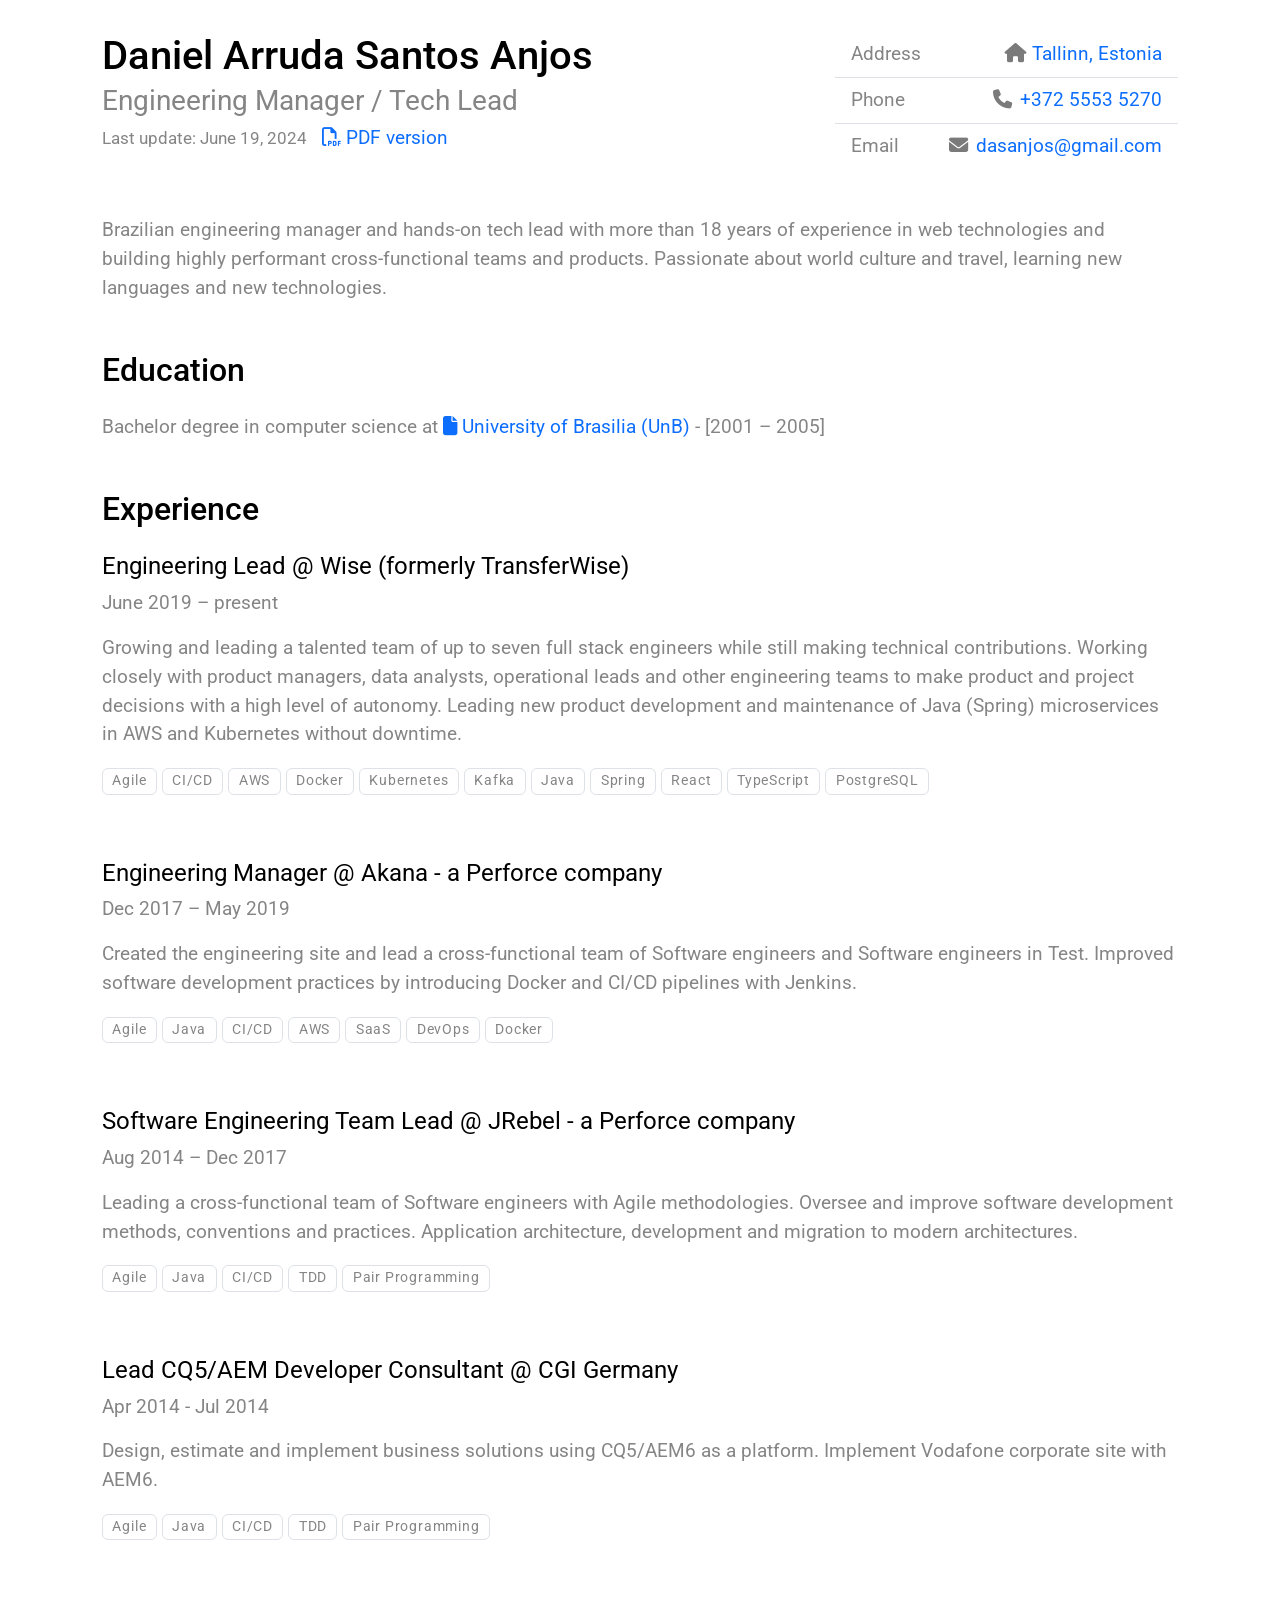
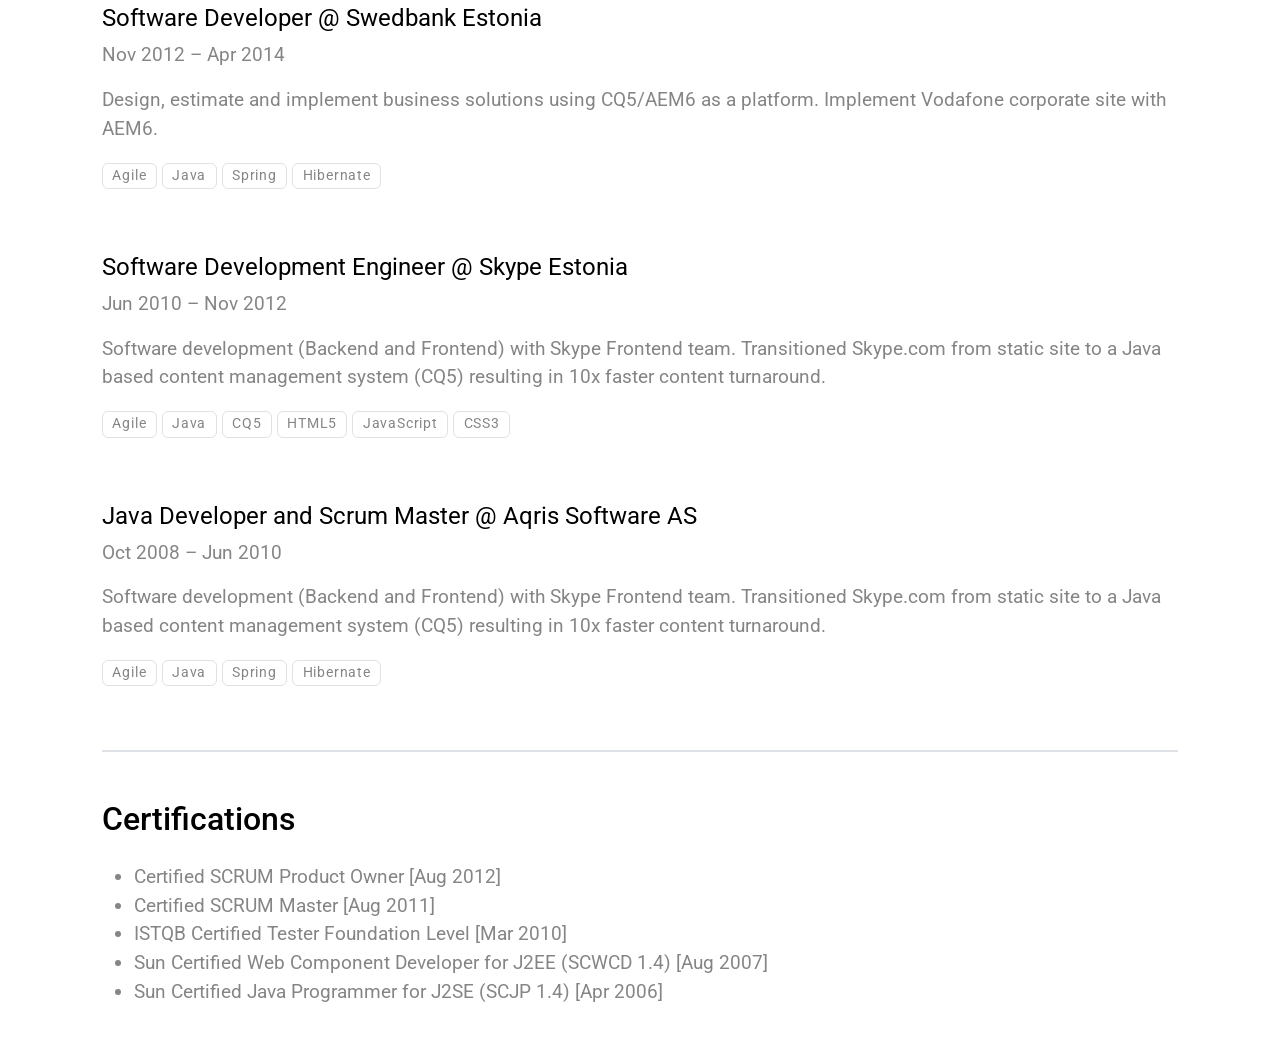
<file: index.html>
<!doctype html>
<html lang="en">
<head>
    <meta charset="UTF-8"/>
    <meta name="viewport" content="width=device-width, initial-scale=1">
    <title>Daniel Arruda Santos Anjos. Engineering Manager / Tech Lead</title>
    <link rel="icon" href="favicon.ico" type="image/x-icon"/>
    <link rel="preconnect" href="https://fonts.googleapis.com">
    <link rel="preconnect" href="https://fonts.gstatic.com" crossorigin>
    <link href="https://fonts.googleapis.com/css2?family=Roboto:wght@400;500&display=swap" rel="stylesheet">
    <link rel="stylesheet" href="https://cdn.jsdelivr.net/npm/bootstrap@5.2.0/dist/css/bootstrap.min.css">
    <link rel="stylesheet" href="https://cdnjs.cloudflare.com/ajax/libs/font-awesome/6.1.2/css/all.min.css">
    <link rel="stylesheet" href="styles.css">
    <base target="_blank">
</head>
<body>
<div class="container page">
    <div class="mb-5 pb-print-0 mb-print-1">
        <div class="row">
            <div class="col-print-8 col-8 col-md-8 d-flex justify-content-between flex-column">
                <div>
                    <h1 class="mb-0">Daniel Arruda Santos Anjos</h1>
                    <div class="fs-3">Engineering Manager / Tech Lead</div>
                </div>
                <div>
                    <p>
                        <time datetime="" class="small">Last update: June 19, 2024</time> &nbsp;
                        <span class="screen"><a href="daniel-arruda-santos-anjos.engineering-manager-tech-lead.pdf"><i class="far fa-file-pdf"></i>PDF version</a></span>
                        <span class="print">Latest version <a href="https://dasanjos.github.io/cv" class="text-nowrap"><i class="fa fa-globe"></i>https://dasanjos.github.io/cv</a></span>
                    </p>
                </div>
            </div>
            <div class="col-print-4 col-4 col-md-4">
                <ul class="list-group list-group-flush">
                    <li class="list-group-item d-flex justify-content-between align-items-start">
                        <span class="text-nowrap">Address</span>
                        <span class="text-nowrap"><a href="https://www.google.com/maps/place/Tallinn,+EE"><i class="fa fa-home fact-icon"></i>Tallinn, Estonia</a></span>
                    </li>
                    <li class="list-group-item d-flex justify-content-between align-items-start">
                        <span class="text-nowrap">Phone</span>
                        <span class="text-nowrap"><a href="tel:+37255535270"><i class="fa fa-phone fact-icon"></i>+372 5553 5270</a></span>
                    </li>
                    <li class="list-group-item d-flex justify-content-between align-items-start">
                        <span class="text-nowrap">Email</span>
                        <span class="text-nowrap"><a href="mailto:dasanjos@gmail.com"><i class="fa fa-envelope fact-icon"></i>dasanjos@gmail.com</a></span>
                    </li>
                </ul>
            </div>
        </div>
    </div>

    <div class="mb-5 pb-print-0 mb-print-1">
        Brazilian engineering manager and hands-on tech lead with more than 18 years of experience in web technologies and building highly performant cross-functional teams and products. 
        Passionate about world culture and travel, learning new languages and new technologies.
    </div>

    <div class="mb-5 pb-print-0 mb-print-1">
        <h2 class="mb-4">Education</h2>
        <div>Bachelor degree in computer science at <a href="https://international.unb.br/"><i class="fa fa-file"></i>University of Brasilia (UnB)</a> - [2001 – 2005]</div>
    </div>


    <div class="border-bottom border-2 border-print-0 mb-5 pb-5 pb-print-0 mb-print-1">
        <h2 class="mb-4">Experience</h2>
        <div class="row d-block d-md-flex mb-5">
            <div class="col-md-12">
                <h3 class="fs-4 fw-normal">Engineering Lead @ Wise (formerly TransferWise)</h3>

                <p>June 2019 – present</p>

                <div><p>Growing and leading a talented team of up to seven full stack engineers while still making technical contributions. Working closely with product managers, data analysts, operational leads and other engineering teams to make product and project decisions with a high level of autonomy. Leading new product development and maintenance of Java (Spring) microservices in AWS and Kubernetes without downtime.</p></div>

                <p>
                    <span class="badge text-body border border-1">Agile</span>
                    <span class="badge text-body border border-1">CI/CD</span>
                    <span class="badge text-body border border-1">AWS</span>
                    <span class="badge text-body border border-1">Docker</span>
                    <span class="badge text-body border border-1">Kubernetes</span>
                    <span class="badge text-body border border-1">Kafka</span>
                    <span class="badge text-body border border-1">Java</span>
                    <span class="badge text-body border border-1">Spring</span>
                    <span class="badge text-body border border-1">React</span>
                    <span class="badge text-body border border-1">TypeScript</span>
                    <span class="badge text-body border border-1">PostgreSQL</span>
                </p>
            </div>
        </div>
        <div class="row d-block d-md-flex mb-5">
            <div class="col-md-12">
                <h3 class="fs-4 fw-normal">Engineering Manager @ Akana - a Perforce company</h3>

                <p>Dec 2017 – May 2019</p>

                <div><p>Created the engineering site and lead a cross-functional team of Software engineers and Software engineers in Test. Improved software development practices by introducing Docker and CI/CD pipelines with Jenkins.</p></div>

                <p>
                    <span class="badge text-body border border-1">Agile</span>
                    <span class="badge text-body border border-1">Java</span>
                    <span class="badge text-body border border-1">CI/CD</span>
                    <span class="badge text-body border border-1">AWS</span>
                    <span class="badge text-body border border-1">SaaS</span>
                    <span class="badge text-body border border-1">DevOps</span>
                    <span class="badge text-body border border-1">Docker</span>
                </p>
            </div>
        </div>
        <div class="row d-block d-md-flex mb-5">
            <div class="col-md-12">
                <h3 class="fs-4 fw-normal">Software Engineering Team Lead @ JRebel - a Perforce company</h3>

                <p>Aug 2014 – Dec 2017</p>

                <div><p>Leading a cross-functional team of Software engineers with Agile methodologies. Oversee and improve software development methods, conventions and practices. Application architecture, development and migration to modern architectures.</p></div>

                <p>
                    <span class="badge text-body border border-1">Agile</span>
                    <span class="badge text-body border border-1">Java</span>
                    <span class="badge text-body border border-1">CI/CD</span>
                    <span class="badge text-body border border-1">TDD</span>
                    <span class="badge text-body border border-1">Pair Programming</span>
                </p>
            </div>
        </div>
        <div class="row d-block d-md-flex mb-5">
            <div class="col-md-12">
                <h3 class="fs-4 fw-normal">Lead CQ5/AEM Developer Consultant @ CGI Germany</h3>

                <p>Apr 2014 - Jul 2014</p>

                <div><p>Design, estimate and implement business solutions using CQ5/AEM6 as a platform. Implement Vodafone corporate site with AEM6.</p></div>

                <p>
                    <span class="badge text-body border border-1">Agile</span>
                    <span class="badge text-body border border-1">Java</span>
                    <span class="badge text-body border border-1">CI/CD</span>
                    <span class="badge text-body border border-1">TDD</span>
                    <span class="badge text-body border border-1">Pair Programming</span>
                </p>
            </div>
        </div>
        <div class="row d-block d-md-flex mb-5">
            <div class="col-md-12">
                <h3 class="fs-4 fw-normal">Software Developer @ Swedbank Estonia</h3>

                <p>Nov 2012 – Apr 2014</p>

                <div><p>Design, estimate and implement business solutions using CQ5/AEM6 as a platform. Implement Vodafone corporate site with AEM6.</p></div>

                <p>
                    <span class="badge text-body border border-1">Agile</span>
                    <span class="badge text-body border border-1">Java</span>
                    <span class="badge text-body border border-1">Spring</span>
                    <span class="badge text-body border border-1">Hibernate</span>
                </p>
            </div>
        </div>
        <div class="row d-block d-md-flex mb-5">
            <div class="col-md-12">
                <h3 class="fs-4 fw-normal">Software Development Engineer @ Skype Estonia</h3>

                <p>Jun 2010 – Nov 2012</p>

                <div><p>Software development (Backend and Frontend) with Skype Frontend team. Transitioned Skype.com from static site to a Java based content management system (CQ5) resulting in 10x faster content turnaround.</p></div>

                <p>
                    <span class="badge text-body border border-1">Agile</span>
                    <span class="badge text-body border border-1">Java</span>
                    <span class="badge text-body border border-1">CQ5</span>
                    <span class="badge text-body border border-1">HTML5</span>
                    <span class="badge text-body border border-1">JavaScript</span>
                    <span class="badge text-body border border-1">CSS3</span>
                </p>
            </div>
        </div>
        <div class="row d-block d-md-flex">
            <div class="col-md-12">
                <h3 class="fs-4 fw-normal">Java Developer and Scrum Master @ Aqris Software AS</h3>

                <p>Oct 2008 – Jun 2010</p>

                <div><p>Software development (Backend and Frontend) with Skype Frontend team. Transitioned Skype.com from static site to a Java based content management system (CQ5) resulting in 10x faster content turnaround.</p></div>

                <p>
                    <span class="badge text-body border border-1">Agile</span>
                    <span class="badge text-body border border-1">Java</span>
                    <span class="badge text-body border border-1">Spring</span>
                    <span class="badge text-body border border-1">Hibernate</span>
                </p>
            </div>
        </div>
    </div>

    <h2 class="mb-4">Certifications</h2>

    <div class="mb-4">
        <ul>
            <li>Certified SCRUM Product Owner [Aug 2012]</li>
            <li>Certified SCRUM Master [Aug 2011]</li>
            <li>ISTQB Certified Tester Foundation Level [Mar 2010]</li>
            <li>Sun Certified Web Component Developer for J2EE (SCWCD 1.4) [Aug 2007]</li>
            <li>Sun Certified Java Programmer for J2SE (SCJP 1.4) [Apr 2006]</li>
        </ul>
    </div>
</div>
</body>
</html>
</file>
<file: styles.css>
:root {
    --bs-font-sans-serif: Roboto, sans-serif;
    --bs-body-font-weight: 400;
    --bs-body-color: #858585;
    --bs-body-color-rgb: 133, 133, 133;
    --light-color: #D9D9D9;
    --dark-color: #7a7a7a;
    --bs-body-font-size: 1.2rem;
}

a {
    word-break: break-word;
    text-decoration: none;
}

h1, h2, h3, h4 {
    color: #000000;
}

@media print {
    :root {
        --bs-body-color: #000;
    }

    body {
        font-size: 0.7rem;
    }

    a {
        text-decoration: underline;
    }

    .page {
        min-width: 100%;
    }

    .screen {
        display: none;
    }

    .card {
        border: none;
    }

    .card-body {
        padding: 0;
    }

    .badge {
        border: 0.07rem solid #868e96;
        color: inherit;
        background-color: inherit;
    }

    .print-url {
        color: #deeef9;
        text-decoration: none;
        font-size: smaller;
    }

    .text-print-right {
        text-align: right;
    }
}

@media not print {
    .page {
        padding: 2rem;
    }

    .print {
        display: none;
    }

    h2 {
        margin-top: 2rem;
        margin-bottom: 1rem;
    }

    dt {
        font-weight: normal;
    }

    strong {
        font-weight: 500;
    }
}

.far,
.fab,
.fas,
.fa {
    text-decoration: none !important;
    margin-right: 5px;
}

.badge {
    font-weight: normal;
    letter-spacing: 0.05rem;
}

@media print {
    .col-print-1 {
        flex: 0 0 8.333333%;
        max-width: 8.333333%;
    }

    .col-print-6 {
        flex: 0 0 50%;
        max-width: 50%;
    }

    .border-print-0 {
        border-width: 0 !important;
    }

    .pb-print-0 {
        padding-bottom: 0 !important;
    }

    .mb-print-1 {
        margin-bottom: 1rem !important;
    }
}

.fact-icon {
    width: 1em;
    color: var(--dark-color);
    margin-right: 0.5rem;
}

@page {
    size: auto;
    margin: 10mm;
}

.skills {
    position: relative;
    display: inline-block;
    font-size: 1.2rem;
}

.skills::after {
    display: block;
    content: '•••••';
    color: var(--light-color);
}

.skills-bar {
    position: absolute;
    left: 0;
    top: 0;
    overflow: hidden;
}

.skills-bar::after {
    display: block;
    content: '•••••';
    color: var(--bs-primary);
}
</file>
